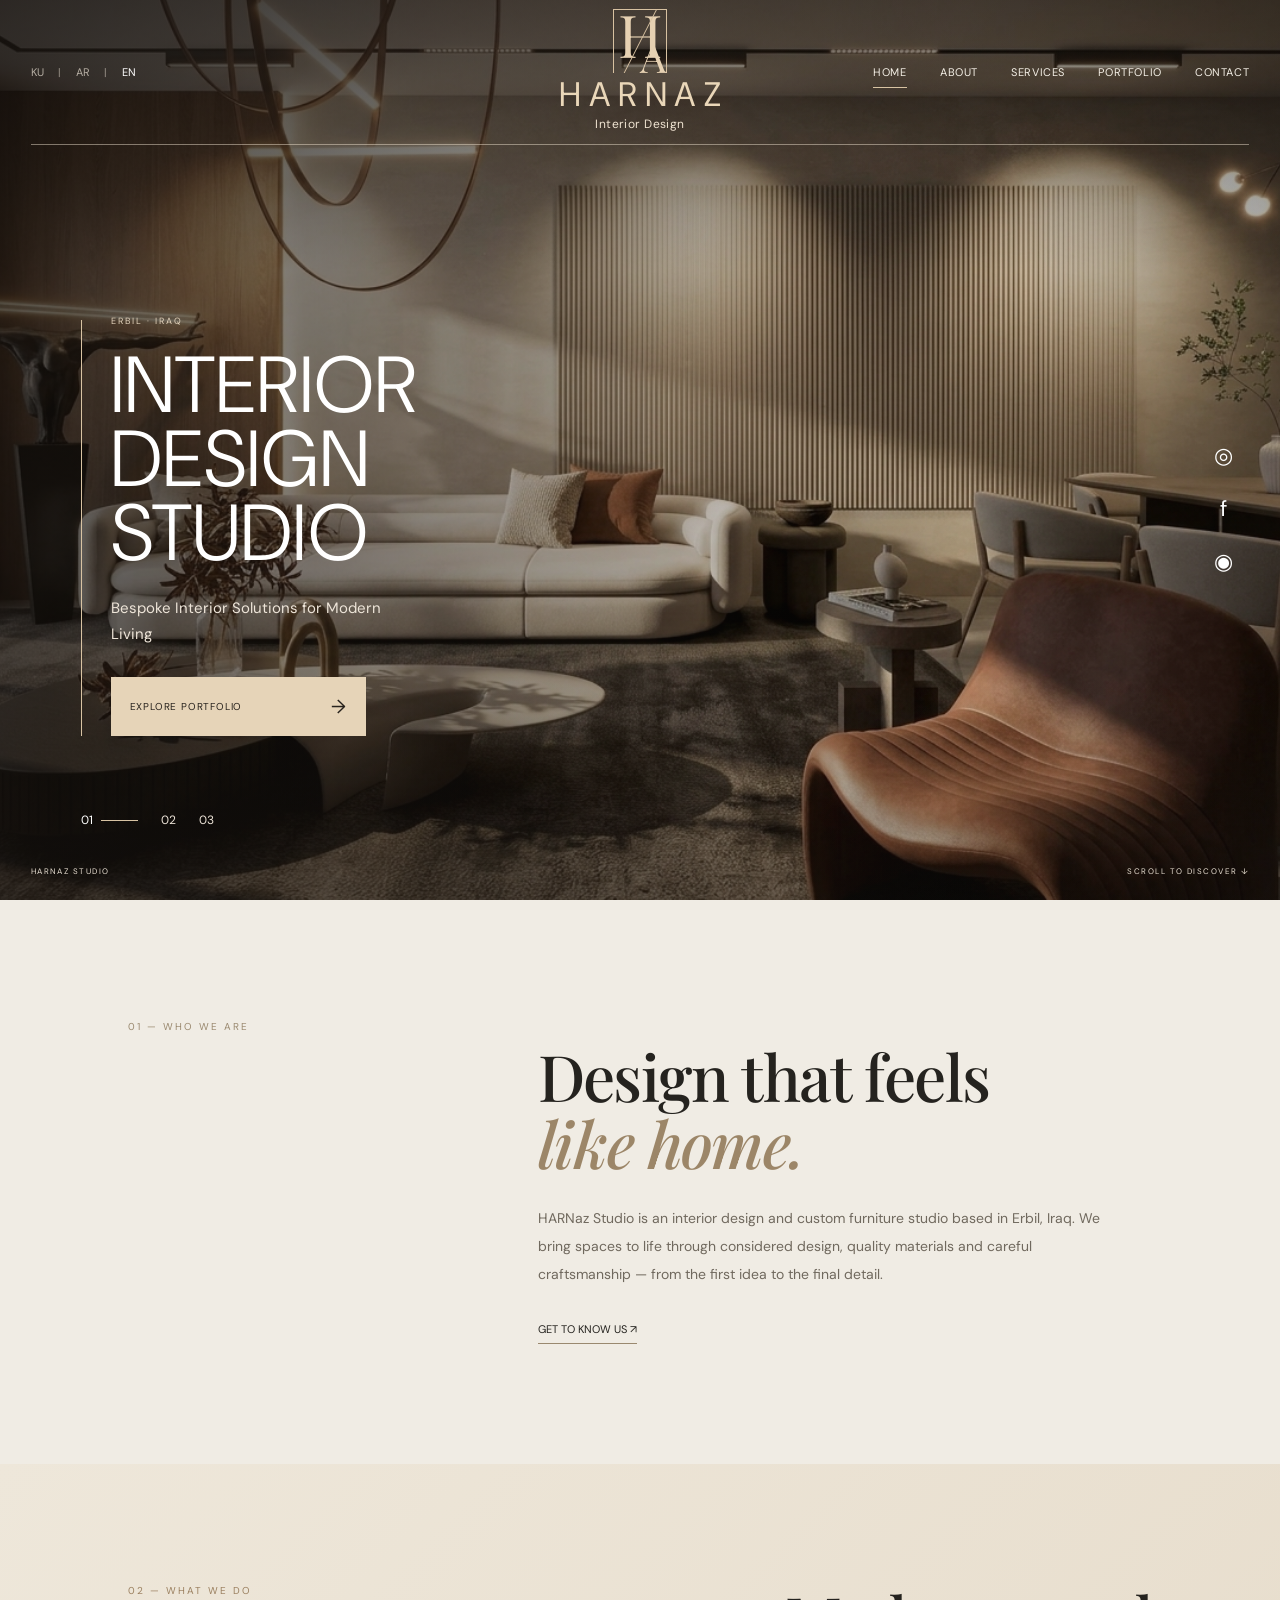
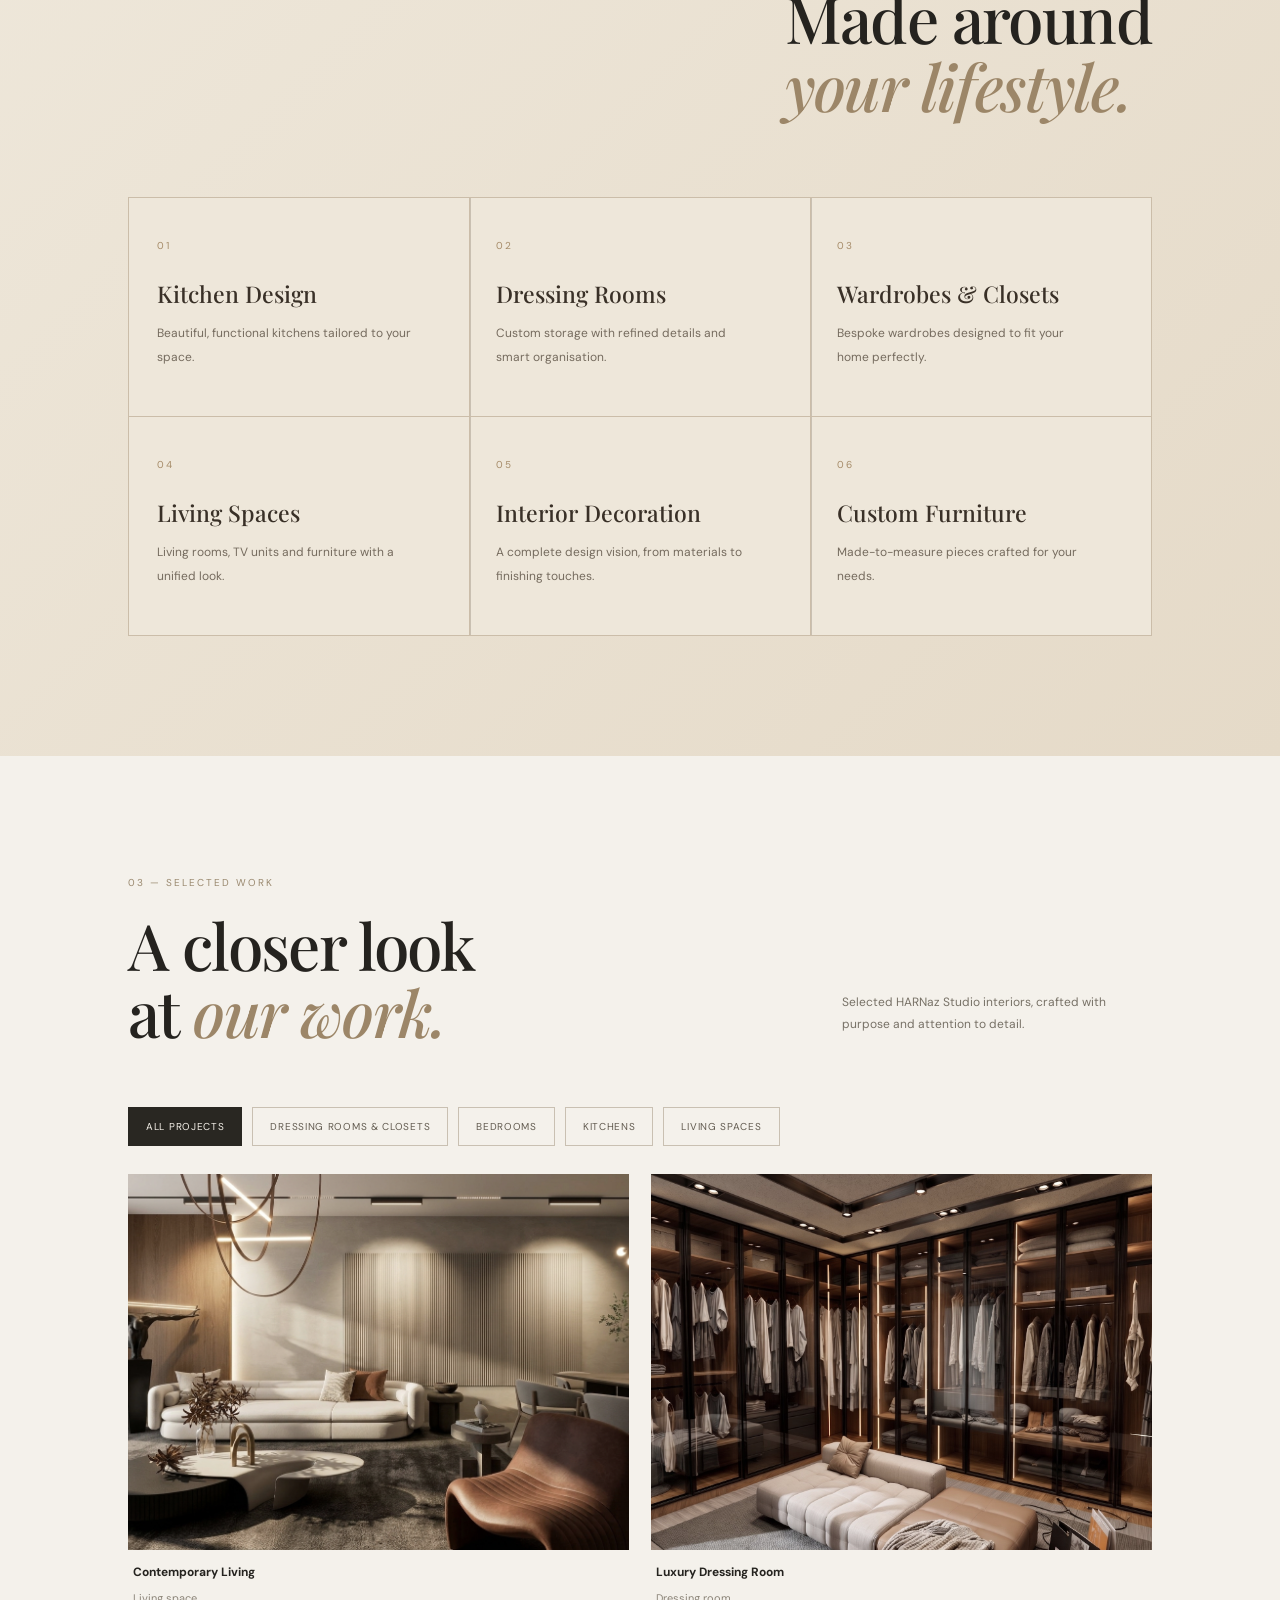
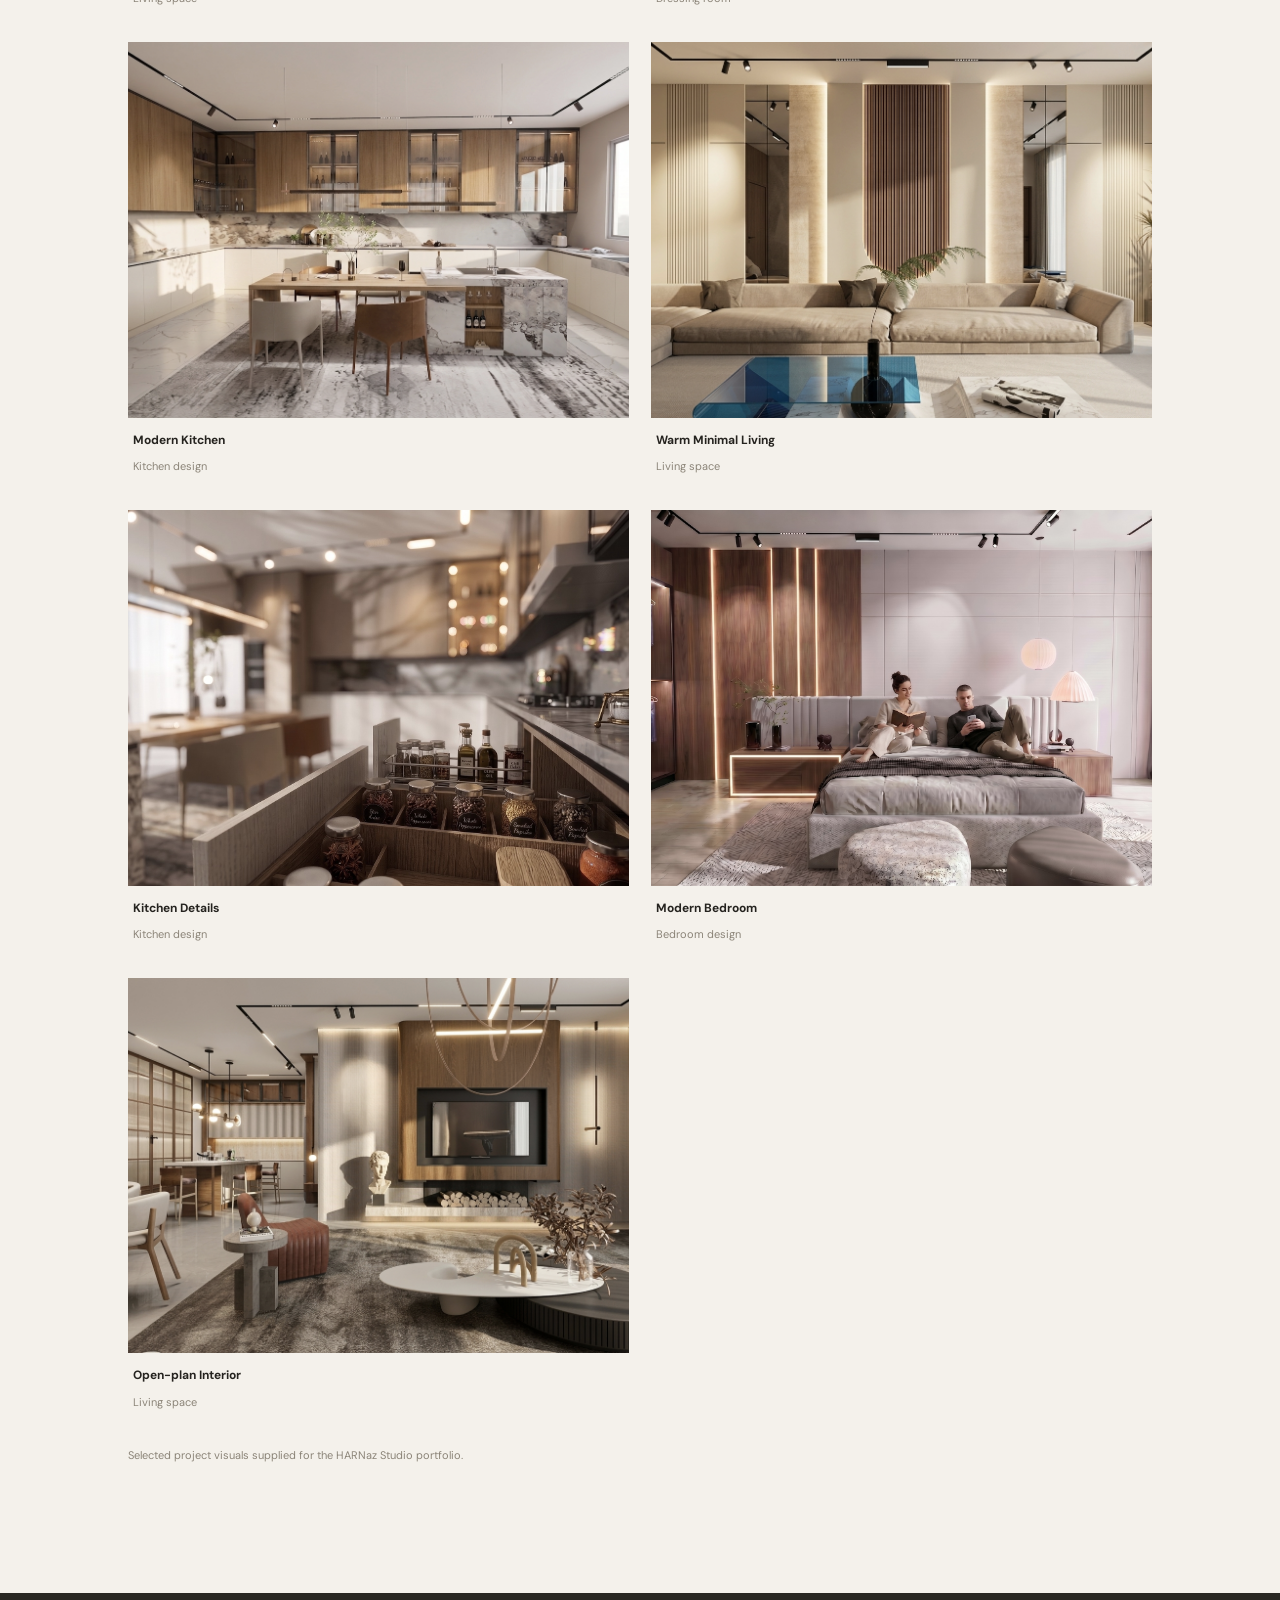
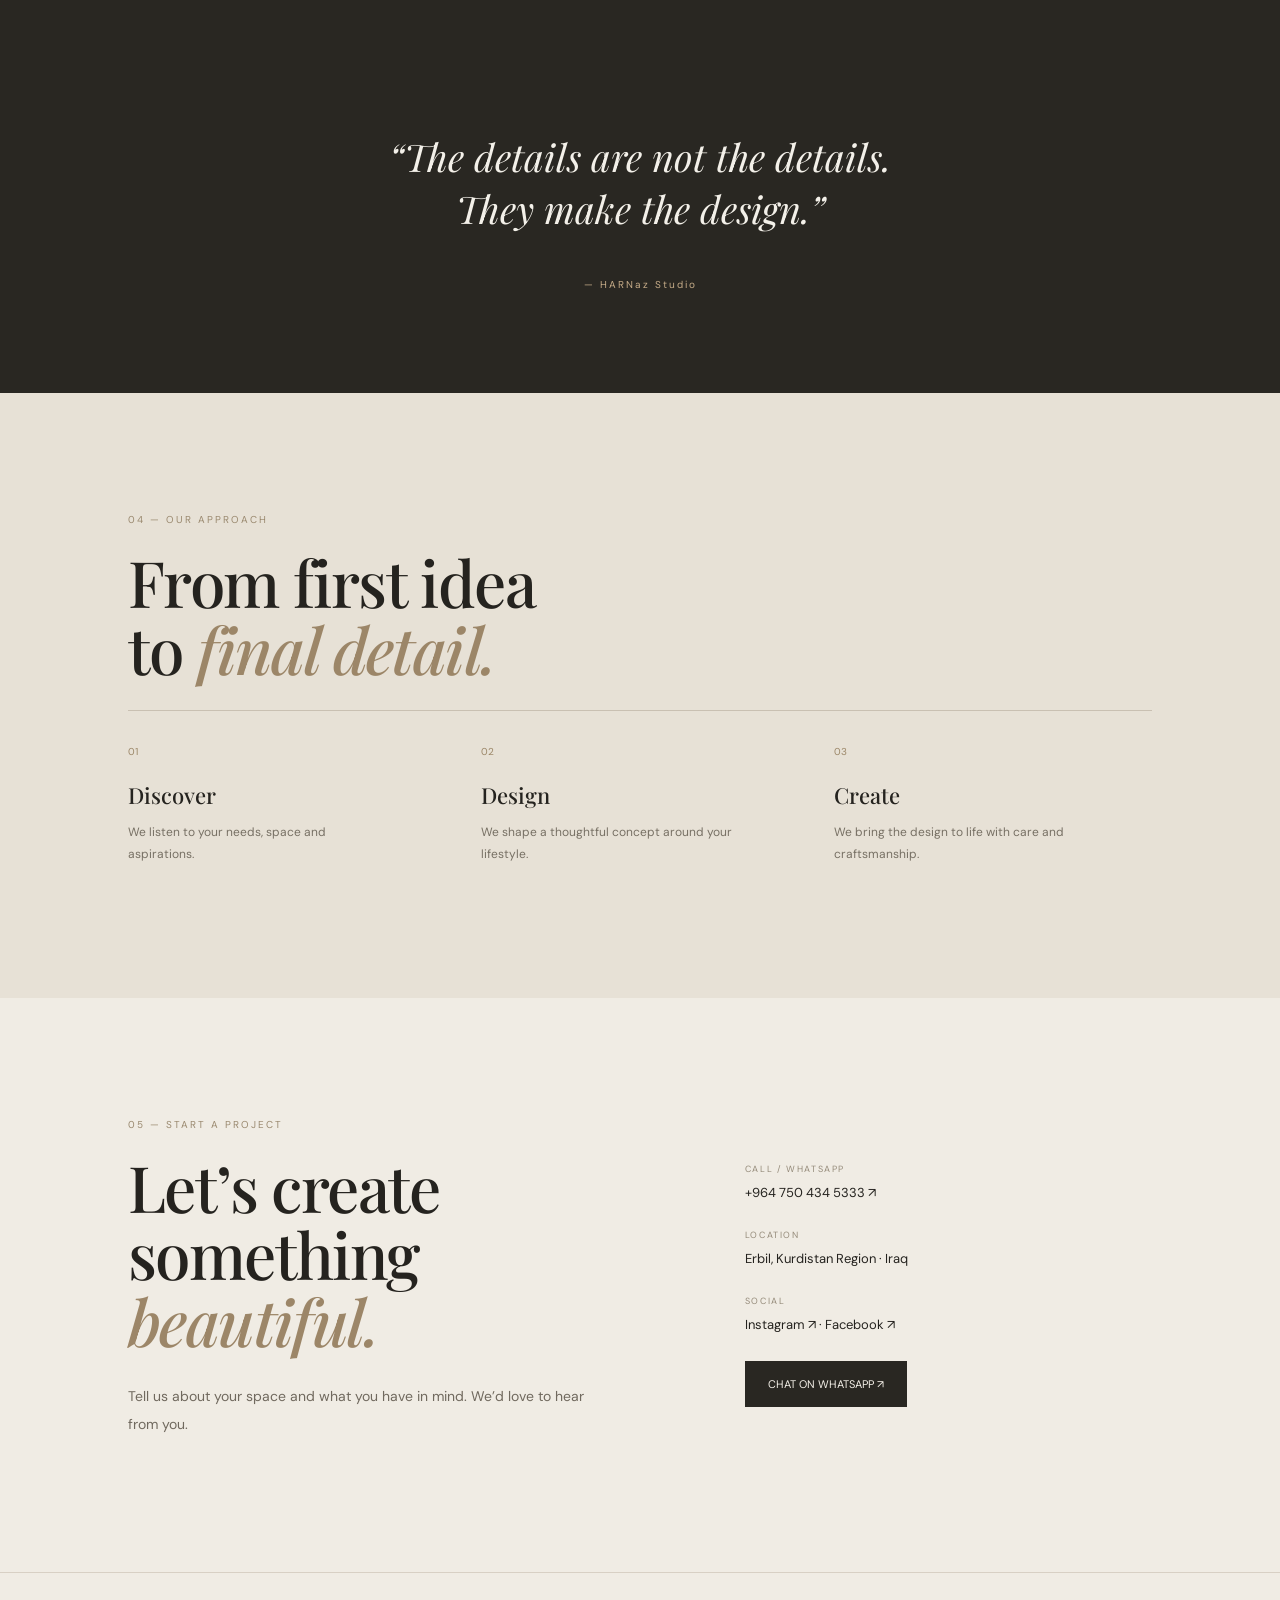
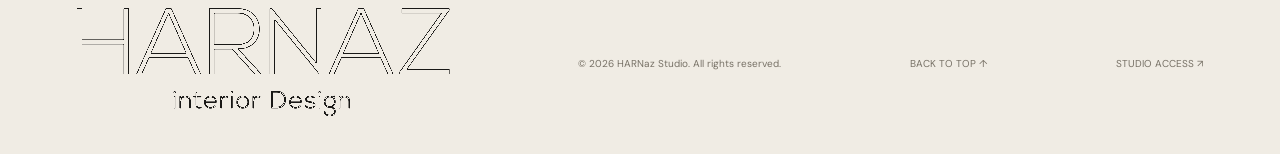
<file: index.html>
<!doctype html>
<html lang="en">
<head>
<meta charset="utf-8"><meta name="viewport" content="width=device-width, initial-scale=1">
<meta name="description" content="HARNaz Studio — Interior design, bespoke kitchens, dressing rooms and custom furniture in Erbil, Iraq.">
<meta name="theme-color" content="#171714">
<title>HARNaz Studio | Interior Design & Custom Furniture</title>
<link rel="preconnect" href="https://fonts.googleapis.com">
<link rel="preconnect" href="https://fonts.gstatic.com" crossorigin>
<link href="https://fonts.googleapis.com/css2?family=DM+Sans:wght@400;500;600;700&family=Playfair+Display:wght@500;600;700&family=Noto+Sans+Arabic:wght@400;500;600;700&display=swap" rel="stylesheet">
<link rel="icon" type="image/png" href="assets/harnaz-monogram.png"><link rel="stylesheet" href="style.css">
</head>
<body>
<main>
<section class="hero" id="home">
  <div class="hero-bg"></div>
  <div class="hero-overlay"></div>
  <div class="hero-topline">
    <div class="language-switch"><button data-lang="ku">KU</button><i>|</i><button data-lang="ar">AR</button><i>|</i><button data-lang="en" class="active">EN</button></div>
    <a class="hero-brand" href="#home" aria-label="HARNaz Studio home">
      <span class="brand-symbol" aria-hidden="true"><span>H</span><i></i><b>A</b></span>
      <span class="brand-name">HARNAZ</span><span class="brand-sub">Interior Design</span>
    </a>
    <button class="menu-toggle" id="menu" aria-label="Open navigation">☰</button>
    <nav class="hero-nav"><a href="#home" data-i18n="navHome">HOME</a><a href="#about" data-i18n="navAbout">ABOUT</a><a href="#services" data-i18n="navServices">SERVICES</a><a href="#projects" data-i18n="navProjects">PORTFOLIO</a><a href="#contact" data-i18n="navContact">CONTACT</a></nav>
  </div>
  <div class="hero-content">
    <div class="hero-title-wrap"><span class="vertical-rule"></span><p class="eyebrow" data-i18n="eyebrow">ERBIL · IRAQ</p><h1 data-i18n="heroTitle">INTERIOR<br>DESIGN<br>STUDIO</h1><p class="hero-description" data-i18n="heroText">Bespoke Interior Solutions for Modern Living</p><a class="hero-button" href="#projects"><span data-i18n="explore">EXPLORE PORTFOLIO</span><b>→</b></a></div>
  </div>
  <div class="hero-social"><a href="https://www.instagram.com/harnaz__studio/" target="_blank" rel="noopener" aria-label="Instagram">◎</a><a href="https://www.facebook.com/profile.php?id=100064149908841" target="_blank" rel="noopener" aria-label="Facebook">f</a><a href="https://wa.me/9647504345333" target="_blank" rel="noopener" aria-label="WhatsApp">◉</a></div>
  <div class="hero-pagination"><span class="current">01</span><i></i><span>02</span><span>03</span></div>
  <div class="hero-bottom"><span>HARNaz Studio</span><span data-i18n="scroll">SCROLL TO DISCOVER ↓</span></div>
</section>
<section class="intro section" id="about"><div class="section-tag" data-i18n="aboutTag">01 — WHO WE ARE</div><div><h2 data-i18n="aboutTitle">Design that feels<br><em>like home.</em></h2><p class="body-copy" data-i18n="aboutText">HARNaz Studio is an interior design and custom furniture studio based in Erbil, Iraq. We bring spaces to life through considered design, quality materials and careful craftsmanship — from the first idea to the final detail.</p><a class="under-link" href="#contact" data-i18n="aboutLink">Get to know us ↗</a></div></section>
<section class="services section" id="services"><div class="section-head"><div class="section-tag" data-i18n="servicesTag">02 — WHAT WE DO</div><h2 data-i18n="servicesTitle">Made around<br><em>your lifestyle.</em></h2></div><div class="service-grid">
<article class="service"><span>01</span><h3 data-i18n="s1">Kitchen Design</h3><p data-i18n="sd1">Beautiful, functional kitchens tailored to your space.</p></article>
<article class="service"><span>02</span><h3 data-i18n="s2">Dressing Rooms</h3><p data-i18n="sd2">Custom storage with refined details and smart organisation.</p></article>
<article class="service"><span>03</span><h3 data-i18n="s3">Wardrobes & Closets</h3><p data-i18n="sd3">Bespoke wardrobes designed to fit your home perfectly.</p></article>
<article class="service"><span>04</span><h3 data-i18n="s4">Living Spaces</h3><p data-i18n="sd4">Living rooms, TV units and furniture with a unified look.</p></article>
<article class="service"><span>05</span><h3 data-i18n="s5">Interior Decoration</h3><p data-i18n="sd5">A complete design vision, from materials to finishing touches.</p></article>
<article class="service"><span>06</span><h3 data-i18n="s6">Custom Furniture</h3><p data-i18n="sd6">Made-to-measure pieces crafted for your needs.</p></article>
</div></section>
<section class="projects section" id="projects"><div class="projects-top"><div><div class="section-tag" data-i18n="projectsTag">03 — SELECTED WORK</div><h2 data-i18n="projectsTitle">A closer look<br>at <em>our work.</em></h2></div><p data-i18n="projectsText">Selected HARNaz Studio interiors, crafted with purpose and attention to detail.</p></div>
<div class="portfolio-filters" role="group" aria-label="Filter portfolio">
<button type="button" class="portfolio-filter active" data-filter="all" data-i18n="filterAll">ALL PROJECTS</button>
<button type="button" class="portfolio-filter" data-filter="closet" data-i18n="filterCloset">DRESSING ROOMS &amp; CLOSETS</button>
<button type="button" class="portfolio-filter" data-filter="bedroom" data-i18n="filterBedroom">BEDROOMS</button>
<button type="button" class="portfolio-filter" data-filter="kitchen" data-i18n="filterKitchen">KITCHENS</button>
<button type="button" class="portfolio-filter" data-filter="living" data-i18n="filterLiving">LIVING SPACES</button>
</div>
<div class="project-grid real-gallery">
<div class="project-card" data-category="living"><a class="project-photo" href="assets/living-room-01.jpg" target="_blank"><img src="assets/living-room-01.jpg" alt="Luxury contemporary living room interior"></a><div class="project-label"><strong data-i18n="p1">Contemporary Living</strong><span data-i18n="catLiving">Living space</span></div></div>
<div class="project-card" data-category="closet"><a class="project-photo" href="assets/dressing-room-01.jpg" target="_blank"><img src="assets/dressing-room-01.jpg" alt="Custom luxury dressing room with glass wardrobes"></a><div class="project-label"><strong data-i18n="p2">Luxury Dressing Room</strong><span data-i18n="catDressing">Dressing room</span></div></div>
<div class="project-card" data-category="kitchen"><a class="project-photo" href="assets/kitchen-01.jpg" target="_blank"><img src="assets/kitchen-01.jpg" alt="Modern bespoke kitchen with marble island"></a><div class="project-label"><strong data-i18n="p3">Modern Kitchen</strong><span data-i18n="catKitchen">Kitchen design</span></div></div>
<div class="project-card" data-category="living"><a class="project-photo" href="assets/living-room-02.jpg" target="_blank"><img src="assets/living-room-02.jpg" alt="Minimal warm-toned living room"></a><div class="project-label"><strong data-i18n="p4">Warm Minimal Living</strong><span data-i18n="catLiving">Living space</span></div></div>
<div class="project-card" data-category="kitchen"><a class="project-photo" href="assets/kitchen-detail-02.jpg" target="_blank"><img src="assets/kitchen-detail-02.jpg" alt="Kitchen cabinetry and organised storage detail"></a><div class="project-label"><strong data-i18n="p5">Kitchen Details</strong><span data-i18n="catKitchen">Kitchen design</span></div></div>
<div class="project-card" data-category="bedroom"><a class="project-photo" href="assets/bedroom-01.jpg" target="_blank"><img src="assets/bedroom-01.jpg" alt="Modern bedroom with custom wood joinery"></a><div class="project-label"><strong data-i18n="p6">Modern Bedroom</strong><span data-i18n="catBedroom">Bedroom design</span></div></div>
<div class="project-card" data-category="living"><a class="project-photo" href="assets/living-dining-03.jpg" target="_blank"><img src="assets/living-dining-03.jpg" alt="Open-plan living and dining interior"></a><div class="project-label"><strong data-i18n="p7">Open-plan Interior</strong><span data-i18n="catLiving">Living space</span></div></div>
</div>
<p class="hint" data-i18n="photoHint">Selected project visuals supplied for the HARNaz Studio portfolio.</p>
</section>
<section class="statement"><p data-i18n="statement">“The details are not the details.<br>They make the design.”</p><span>— HARNaz Studio</span></section>
<section class="process section" id="process"><div class="section-tag" data-i18n="processTag">05 — OUR APPROACH</div><h2 data-i18n="processTitle">From first idea<br>to <em>final detail.</em></h2><div class="process-grid"><div><span>01</span><h3 data-i18n="step1">Discover</h3><p data-i18n="stepd1">We listen to your needs, space and aspirations.</p></div><div><span>02</span><h3 data-i18n="step2">Design</h3><p data-i18n="stepd2">We shape a thoughtful concept around your lifestyle.</p></div><div><span>03</span><h3 data-i18n="step3">Create</h3><p data-i18n="stepd3">We bring the design to life with care and craftsmanship.</p></div></div></section>
<section class="contact section" id="contact"><div><div class="section-tag" data-i18n="contactTag">04 — START A PROJECT</div><h2 data-i18n="contactTitle">Let’s create<br>something <em>beautiful.</em></h2><p class="body-copy" data-i18n="contactText">Tell us about your space and what you have in mind. We’d love to hear from you.</p></div><div class="contact-details"><div><small data-i18n="callUs">CALL / WHATSAPP</small><a href="https://wa.me/9647504345333" target="_blank" rel="noopener">+964 750 434 5333 ↗</a></div><div><small data-i18n="location">LOCATION</small><span>Erbil, Kurdistan Region · Iraq</span></div><div><small data-i18n="social">SOCIAL</small><span><a href="https://www.instagram.com/harnaz__studio/" target="_blank" rel="noopener">Instagram ↗</a> · <a href="https://www.facebook.com/profile.php?id=100064149908841" target="_blank" rel="noopener">Facebook ↗</a></span></div><a class="button dark" href="https://wa.me/9647504345333?text=Hello%20HARNaz%20Studio%2C%20I%27d%20like%20to%20discuss%20a%20project." target="_blank" rel="noopener" data-i18n="whatsapp">Chat on WhatsApp ↗</a></div></section>
</main>
<footer><a class="brand footer-brand brand-image" href="#home"><img src="assets/harnaz-wordmark.png" alt="HARNaz Interior Design"></a><span>© <span id="year"></span> HARNaz Studio. <span data-i18n="rights">All rights reserved.</span></span><a href="#home" data-i18n="top">Back to top ↑</a><a class="admin-access" href="admin.html">STUDIO ACCESS ↗</a></footer>
<script src="script.js"></script>
<script type="module" src="portfolio.js"></script>
</body></html>
</file>
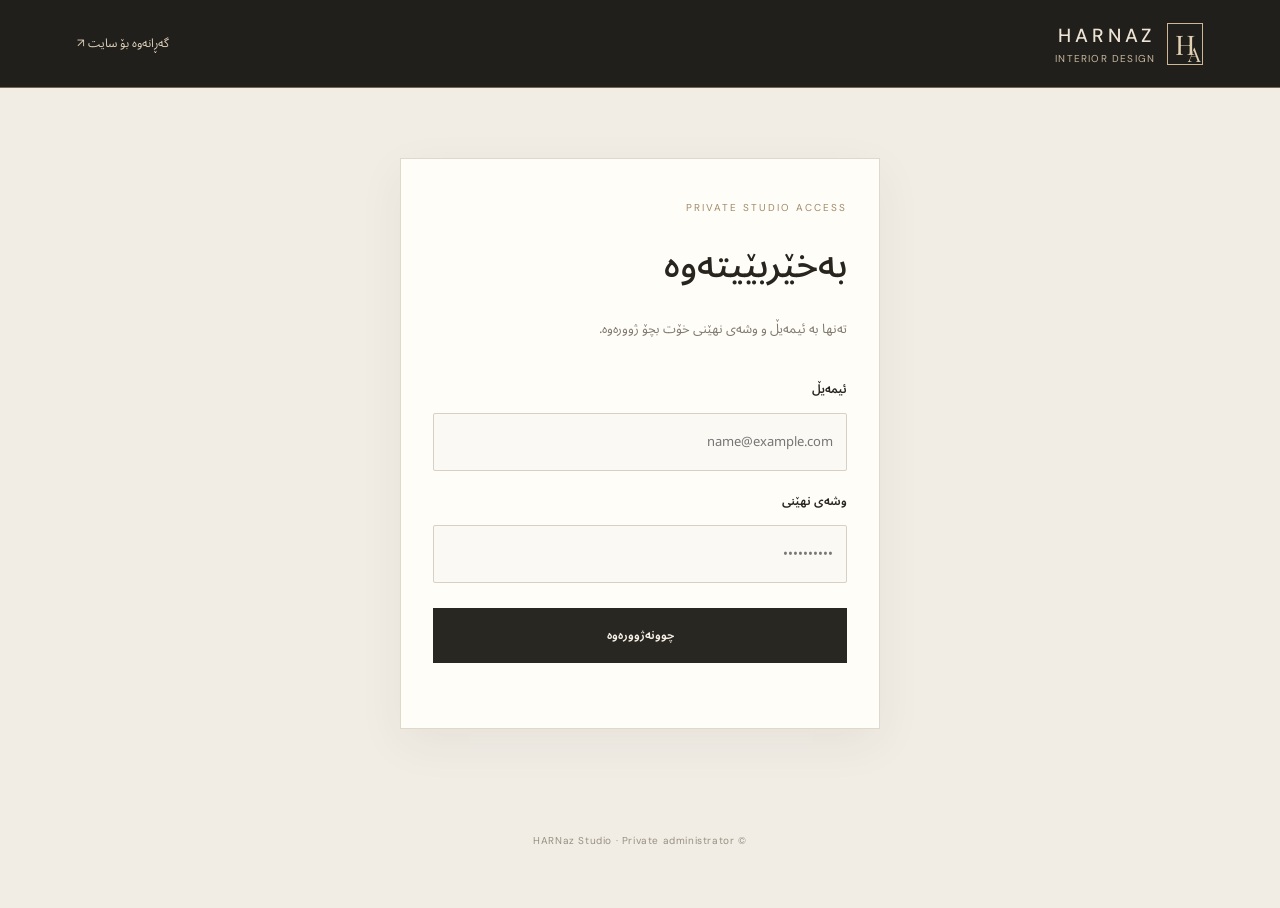
<file: admin.html>
<!doctype html>
<html lang="ku" dir="rtl">
<head>
<meta charset="utf-8"><meta name="viewport" content="width=device-width, initial-scale=1">
<meta name="theme-color" content="#171714">
<title>HARNaz Studio | بەڕێوەبردنی سایت</title>
<link rel="preconnect" href="https://fonts.googleapis.com"><link rel="preconnect" href="https://fonts.gstatic.com" crossorigin>
<link href="https://fonts.googleapis.com/css2?family=DM+Sans:wght@400;500;600;700&family=Playfair+Display:wght@500;600&family=Noto+Sans+Arabic:wght@400;500;600;700&display=swap" rel="stylesheet">
<link rel="icon" type="image/png" href="assets/harnaz-monogram.png"><link rel="stylesheet" href="admin.css">
</head>
<body>
<header class="topbar"><a class="brand" href="index.html"><span class="mark">H<span>A</span></span><span><b>HARNAZ</b><small>INTERIOR DESIGN</small></span></a><a class="back" href="index.html">گەڕانەوە بۆ سایت ↗</a></header>
<main class="shell">
  <section id="setup-warning" class="notice hidden">هێشتا پەیوەندی Supabase ڕێکنەخراوە. تکایە ڕێنمایی فایلەکەی README بخوێنەوە و supabase-config.js پڕبکەرەوە.</section>
  <section id="login-panel" class="panel login-panel">
    <p class="eyebrow">PRIVATE STUDIO ACCESS</p><h1>بەخێربێیتەوە</h1><p class="muted">تەنها بە ئیمەیڵ و وشەی نهێنی خۆت بچۆ ژوورەوە.</p>
    <form id="login-form">
      <label for="email">ئیمەیڵ</label><input id="email" type="email" autocomplete="username" required placeholder="name@example.com">
      <label for="password">وشەی نهێنی</label><input id="password" type="password" autocomplete="current-password" required placeholder="••••••••••">
      <button class="primary" type="submit">چوونەژوورەوە</button><p id="login-message" class="message" role="status"></p>
    </form>
  </section>
  <section id="dashboard" class="hidden">
    <div class="welcome"><div><p class="eyebrow">HARNaz Studio / ADMIN</p><h1>بەڕێوەبردنی پۆرتفۆلیۆ</h1><p class="muted">وێنەی پڕۆژە نوێکان زیاد بکە؛ بە خۆکار لە سایتەکەدا دەردەکەون.</p></div><button id="logout" class="logout">دەرچوون</button></div>
    <div class="panel upload-panel"><h2>زیادکردنی وێنەی نوێ</h2><form id="upload-form">
      <label for="title">ناوی پڕۆژە</label><input id="title" type="text" maxlength="90" required placeholder="بۆ نموونە: Luxury Dressing Room">
      <label for="category">جۆری پڕۆژە</label><select id="category" required><option value="">جۆرێک هەڵبژێرە</option><option>Kitchen Design</option><option>Dressing Room</option><option>Wardrobe & Closet</option><option>Living Space</option><option>Bedroom Design</option><option>Interior Decoration</option><option>Custom Furniture</option></select>
      <label for="image-file">وێنەی پڕۆژە</label><input id="image-file" type="file" accept="image/jpeg,image/png,image/webp,image/avif" required><small class="helper">JPG، PNG، WEBP یان AVIF — تا 10MB</small>
      <button class="primary" id="upload-button" type="submit">بارکردن و زیادکردنی وێنە</button><p id="upload-message" class="message" role="status"></p>
    </form></div>
    <div class="list-head"><h2>وێنە زیادکراوەکان</h2><span id="item-count">0 وێنە</span></div>
    <div id="items" class="items-grid"></div>
  </section>
  <footer>© <span id="year"></span> HARNaz Studio · Private administrator</footer>
</main>
<script type="module" src="admin.js"></script>
</body></html>
</file>
<file: style.css>
*{box-sizing:border-box}html{scroll-behavior:smooth}body{margin:0;background:#f0ece4;color:#25231f;font-family:"DM Sans",sans-serif}a{color:inherit;text-decoration:none}button{font:inherit}
.hero{height:100vh;min-height:690px;max-height:1000px;position:relative;overflow:hidden;background:#29231e;color:#f5f0e7}
.hero-bg{position:absolute;inset:0;background:url("assets/living-room-01.jpg") center 54%/cover no-repeat;transform:scale(1.015)}
.hero-overlay{position:absolute;inset:0;background:linear-gradient(90deg,rgba(20,16,13,.73) 0%,rgba(25,20,16,.38) 42%,rgba(24,19,15,.13) 75%,rgba(20,16,13,.3) 100%),linear-gradient(180deg,rgba(20,17,14,.52),transparent 30%,transparent 75%,rgba(20,17,14,.35))}
.hero-topline{position:absolute;z-index:4;top:0;left:0;right:0;height:145px;margin:0 2.4%;display:grid;grid-template-columns:1fr 1fr 1fr;align-items:center;border-bottom:1px solid rgba(238,226,208,.48)}
.language-switch{display:flex;align-items:center;gap:14px;color:#e8dfd2;font-size:11px;letter-spacing:.08em}
.language-switch button{border:0;background:none;color:inherit;padding:5px 0;cursor:pointer;opacity:.72}
.language-switch button.active{opacity:1;color:#fff}
.language-switch i{font-style:normal;opacity:.55}
.hero-brand{display:flex;align-items:center;justify-content:center;flex-direction:column;color:#ead7b9;line-height:1}
.brand-symbol{height:64px;width:54px;position:relative;display:block;margin-bottom:5px;border-left:1.5px solid #d7c1a1;border-right:1.5px solid #d7c1a1}
.brand-symbol:before{content:"";position:absolute;left:0;right:0;top:0;height:1px;background:#d7c1a1}
.brand-symbol span{position:absolute;left:4px;top:-5px;font:300 59px/1 "Playfair Display",serif;color:#e6d1b2}
.brand-symbol i{position:absolute;left:26px;top:0;height:64px;width:1px;background:#d7c1a1;transform:skew(-27deg)}
.brand-symbol b{position:absolute;right:0;bottom:-4px;font:300 42px/1 "Playfair Display",serif;color:#e6d1b2}
.brand-name{font:400 34px/1 "DM Sans",sans-serif;letter-spacing:.22em;padding-left:.22em}
.brand-sub{font:400 12px/1.6 "DM Sans",sans-serif;letter-spacing:.035em;color:#f0e4d2;margin-top:3px}
.hero-nav{display:flex;justify-content:flex-end;gap:clamp(15px,2.6vw,43px);align-items:center}
.hero-nav a{font-size:11px;letter-spacing:.055em;color:#f5f0e7;position:relative;padding:9px 0}
.hero-nav a:first-child:after{content:"";height:1px;background:#d8c3a3;position:absolute;bottom:0;left:0;right:0}
.hero-nav a:hover{color:#d8c3a3}
.menu-toggle{display:none}
.hero-content{position:absolute;z-index:2;left:6.3%;top:35%;display:flex;align-items:stretch}
.hero-title-wrap{position:relative;padding-left:30px;max-width:440px}
.vertical-rule{position:absolute;left:0;top:5px;bottom:0;width:1px;background:#d8c3a3}
.eyebrow{font-size:9px;letter-spacing:.23em;color:#e4d4bd;margin:0 0 22px}
.hero h1{font:300 clamp(58px,6.2vw,94px)/.93 "DM Sans",sans-serif;letter-spacing:.015em;margin:0;color:#fff}
.hero-description{font-size:15px;line-height:1.7;color:#eee5d9;max-width:300px;margin:26px 0 30px}
.hero-button{width:255px;background:#e6d4b8;color:#27221d;display:flex;align-items:center;justify-content:space-between;padding:17px 19px;font-size:10px;letter-spacing:.08em;transition:background .25s}
.hero-button:hover{background:#f4e8d6}.hero-button b{font-size:19px;font-weight:400}
.hero-social{position:absolute;z-index:3;right:3.7%;top:49%;display:flex;flex-direction:column;gap:24px;align-items:center;color:#fff;font-size:22px}
.hero-social a:hover{color:#d8c3a3}
.hero-pagination{position:absolute;left:6.3%;bottom:8%;display:flex;align-items:center;gap:23px;color:#eee5d9;font-size:12px}
.hero-pagination .current{color:#fff}.hero-pagination i{width:37px;height:1px;background:#d8c3a3;margin-left:-15px}
.hero-bottom{position:absolute;z-index:2;bottom:24px;left:2.4%;right:2.4%;display:flex;justify-content:space-between;color:#e8dfd2;font-size:8px;letter-spacing:.18em;text-transform:uppercase}
.section{padding:120px 10vw}.section-tag{font-size:10px;letter-spacing:.2em;color:#9a896f}.section h2{font:500 clamp(42px,5vw,68px)/1.05 "Playfair Display",serif;margin:22px 0 28px;letter-spacing:-.025em}.section h2 em{font-weight:500;color:#9c8668}
.intro{display:grid;grid-template-columns:1fr 2fr;gap:8vw;background:#f0ece4}.body-copy{font-size:14px;line-height:2;color:#70695e;max-width:590px}.under-link{display:inline-block;font-size:11px;border-bottom:1px solid #9a896f;padding-bottom:7px;margin-top:20px}
.services{background:#e6e0d5}.section-head{display:flex;justify-content:space-between;align-items:flex-start}.section-head h2{margin-top:0}.service-grid{display:grid;grid-template-columns:repeat(3,1fr);border-top:1px solid #c9c0b2;margin-top:45px}.service{padding:28px 25px 30px 0;border-bottom:1px solid #c9c0b2;min-height:170px}.service:nth-child(3n+2),.service:nth-child(3n+3){padding-left:25px;border-left:1px solid #c9c0b2}.service>span,.process-grid>div>span{font-size:10px;color:#9b8667}.service h3,.process-grid h3{font:500 22px "Playfair Display",serif;margin:20px 0 9px}.service p,.process-grid p{font-size:12px;color:#777064;line-height:1.8;max-width:260px}
.projects{background:#f4f1eb}.projects-top{display:flex;justify-content:space-between;align-items:end}.projects-top p{font-size:12px;color:#777166;line-height:1.8;max-width:310px;margin-bottom:38px}

.project-grid {
  display: grid;
  grid-template-columns: repeat(2, minmax(0, 1fr));
  gap: 30px;
  align-items: stretch;
}

.project-card {
  min-width: 0;
  display: flex;
  flex-direction: column;
}

.project-photo {
  display: block;
  width: 100%;
  aspect-ratio: 4 / 3;
  overflow: hidden;
  background: #e8dfd0;
}

.project-photo img {
  display: block;
  width: 100%;
  height: 100%;
  object-fit: cover;
  transition: transform .7s cubic-bezier(.2,.7,.2,1);
  filter: saturate(.88);
}

.project-photo:hover img {
  transform: scale(1.045);
}

.project-label {
  display: flex;
  justify-content: space-between;
  align-items: center;
  gap: 12px;
  min-height: 58px;
  padding: 14px 2px;
  font-size: 12px;
}

.project-label span,
.hint {
  color: #8b8478;
  font-size: 11px;
}

.hint {
  margin-top: 25px;
}

@media (max-width: 600px) {
  .project-grid {
    grid-template-columns: 1fr;
    gap: 20px;
  }
}

.statement{padding:100px 10vw;text-align:center;background:#292722;color:#f3f0e9}.statement p{font:italic 38px/1.35 "Playfair Display",serif}.statement span{font-size:10px;letter-spacing:.2em;color:#c7ad89}
.process{background:#e7e1d6}.process-grid{display:grid;grid-template-columns:repeat(3,1fr);gap:35px;border-top:1px solid #c9c0b2;padding-top:28px}.process-grid>div{padding-right:20px}
.contact{display:grid;grid-template-columns:1.2fr 1fr;gap:10vw;background:#f0ece4}.contact-details{align-self:center;display:flex;flex-direction:column;gap:28px}.contact-details div{display:flex;flex-direction:column;gap:9px}.contact-details small{font-size:9px;letter-spacing:.18em;color:#948a79}.contact-details a:not(.button),.contact-details span{font-size:13px}.button.dark{background:#292722;color:#f5f1e9;width:max-content;padding:16px 23px;font-size:11px}
footer{padding:35px 6vw;display:flex;align-items:center;justify-content:space-between;border-top:1px solid #d8d0c4;background:#f0ece4;font-size:10px;color:#777166}
body[dir=rtl]{font-family:"Noto Sans Arabic","DM Sans",sans-serif}body[dir=rtl] .hero-content{left:auto;right:6.3%}body[dir=rtl] .hero-title-wrap{padding-left:0;padding-right:30px}body[dir=rtl] .vertical-rule{left:auto;right:0}body[dir=rtl] .hero-description{text-align:right}body[dir=rtl] .hero-social{right:auto;left:3.7%}body[dir=rtl] .hero-pagination{left:auto;right:6.3%}body[dir=rtl] .hero-topline{direction:ltr}body[dir=rtl] .hero-nav{direction:rtl}body[dir=rtl] .intro,body[dir=rtl] .contact{direction:rtl}body[dir=rtl] .section{text-align:right}
@media(max-width:900px){.hero-topline{height:118px;grid-template-columns:1fr 1fr 1fr}.hero-nav{gap:13px}.hero-nav a{font-size:9px}.brand-symbol{height:50px;width:45px}.brand-symbol span{font-size:48px}.brand-symbol i{height:50px;left:22px}.brand-symbol b{font-size:34px}.brand-name{font-size:27px}.hero-content{top:36%}.hero h1{font-size:clamp(52px,8vw,75px)}}
@media(max-width:700px){.hero{min-height:760px;height:100svh}.hero-bg{background-position:58% center}.hero-overlay{background:linear-gradient(90deg,rgba(20,16,13,.72),rgba(20,16,13,.25)),linear-gradient(180deg,rgba(20,17,14,.55),transparent 45%,rgba(20,17,14,.4))}.hero-topline{height:100px;margin:0 5%;grid-template-columns:1fr auto 1fr}.language-switch{gap:8px;font-size:9px}.brand-symbol{height:39px;width:34px}.brand-symbol span{font-size:38px;left:2px}.brand-symbol i{height:39px;left:17px}.brand-symbol b{font-size:27px}.brand-name{font-size:21px}.brand-sub{font-size:9px}.hero-nav{display:none;position:absolute;top:100px;left:0;right:0;padding:23px;background:rgba(34,29,24,.96);flex-direction:column;align-items:flex-start}.hero-nav.open{display:flex}.menu-toggle{display:block;justify-self:end;background:none;border:0;color:#fff;font-size:24px;cursor:pointer}.hero-content{left:7%;top:34%}.hero-title-wrap{padding-left:19px}.hero h1{font-size:clamp(48px,12vw,68px)}.hero-description{font-size:13px;max-width:245px}.hero-button{width:220px;padding:15px}.hero-social{right:5%;top:auto;bottom:15%;gap:17px;font-size:19px}.hero-pagination{left:7%;bottom:8%}.hero-bottom{left:5%;right:5%;font-size:7px}.section{padding:78px 7vw}.intro,.contact{grid-template-columns:1fr;gap:30px}.section-head,.projects-top{display:block}.service-grid{grid-template-columns:1fr 1fr}.service:nth-child(odd){padding-left:0;border-left:0}.service:nth-child(even){padding-left:20px;border-left:1px solid #c9c0b2}.project-grid{grid-template-columns:1fr 1fr;gap:15px}.project-photo{aspect-ratio:4/3}.project-label{flex-direction:column;gap:5px}.statement{padding:75px 7vw}.statement p{font-size:29px}.process-grid{grid-template-columns:1fr;gap:18px}.process-grid>div{border-bottom:1px solid #c9c0b2;padding-bottom:18px}footer{padding:28px 6vw;gap:18px;flex-wrap:wrap}}
@media(max-width:430px){.service-grid,.project-grid{grid-template-columns:1fr}.service:nth-child(even){padding-left:0;border-left:0}.hero h1{font-size:48px}.hero-social{bottom:13%}.hero-description{max-width:220px}}

/* Header cleanup: the hero navigation is the single site header. */
body > main { margin-top: 0; }
.hero { margin-top: 0; }

/* Portfolio category filters */
.portfolio-filters{display:flex;flex-wrap:wrap;gap:10px;margin:34px 0 28px}
.portfolio-filter{border:1px solid #c9c0b2;background:transparent;color:#625b50;padding:12px 17px;font-size:10px;letter-spacing:.07em;cursor:pointer;transition:all .2s}
.portfolio-filter:hover,.portfolio-filter.active{background:#292722;border-color:#292722;color:#f5f1e9}
.real-gallery .project-card[hidden]{display:none!important}
@media(max-width:700px){.portfolio-filters{gap:8px;margin:25px 0 20px}.portfolio-filter{font-size:9px;padding:10px 12px}}
/* HARNaz Portfolio Layout Refinement */
.project-grid {
  display: grid;
  grid-template-columns: repeat(2, minmax(0, 1fr));
  gap: 22px;
  align-items: start;
}

.project-card {
  width: 100%;
  min-width: 0;
}

.project-photo {
  width: 100%;
  aspect-ratio: 4 / 3;
  overflow: hidden;
}

.project-photo img {
  width: 100%;
  height: 100%;
  object-fit: cover;
}

.project-label {
  display: flex;
  flex-direction: column;
  align-items: flex-start;
  justify-content: center;
  text-align: right;
  gap: 7px;
  min-height: 65px;
  padding: 12px 5px;
  line-height: 1.7;
}

body[dir="rtl"] .project-label {
  align-items: flex-start;
  text-align: right;
}

@media (max-width: 600px) {
  .project-grid {
    grid-template-columns: 1fr;
    gap: 20px;
  }
}

/* HARNaz Studio - Luxury Services Design */

.services {
  background: linear-gradient(135deg, #eee7da, #e5dac8);
  position: relative;
}

.services .section-tag {
  color: #9b8060;
}

.service-grid {
  grid-template-columns: repeat(3, minmax(0, 1fr));
  gap: 1px;
  border: 1px solid #cbbda9;
  background: #cbbda9;
  margin-top: 50px;
}

.service {
  background: #eee7da;
  padding: 35px 28px;
  min-height: 205px;
  border: 0;
  transition: background .3s ease, transform .3s ease;
}

.service:hover {
  background: #f8f4ed;
  transform: translateY(-4px);
}

.service h3 {
  color: #393027;
  font-size: 23px;
  margin: 24px 0 12px;
}

.service p {
  color: #756b5e;
  line-height: 2;
}

.service > span {
  color: #a58b68;
  letter-spacing: .15em;
}

body[dir="rtl"] .services {
  direction: rtl;
  text-align: right;
}

body[dir="rtl"] .service {
  text-align: right;
}

@media (max-width: 700px) {
  .service-grid {
    grid-template-columns: repeat(2, minmax(0, 1fr));
  }

  .service {
    padding: 25px 18px;
    min-height: 180px;
  }
}

@media (max-width: 430px) {
  .service-grid {
    grid-template-columns: 1fr;
  }
}
</file>
<file: admin.css>
*{box-sizing:border-box}body{margin:0;background:#f1ede5;color:#28251f;font-family:"Noto Sans Arabic","DM Sans",sans-serif}.topbar{height:88px;padding:0 6vw;display:flex;align-items:center;justify-content:space-between;background:#211f1b;color:#eee4d5;border-bottom:1px solid #756753}.brand{display:flex;align-items:center;gap:12px;color:inherit;text-decoration:none}.brand b{display:block;letter-spacing:.2em;font:500 19px "DM Sans",sans-serif}.brand small{display:block;font:10px "DM Sans",sans-serif;letter-spacing:.12em;margin-top:4px;color:#c8b99f}.mark{width:36px;height:42px;border:1px solid #cdb893;display:grid;place-items:center;position:relative;font:27px "Playfair Display",serif;color:#e2d0b3}.mark span{position:absolute;font:20px "Playfair Display",serif;right:1px;bottom:-3px}.back{color:#ddcfb8;text-decoration:none;font-size:12px}.shell{width:min(100% - 36px,980px);margin:58px auto 30px;min-height:calc(100vh - 180px)}.panel{background:#fffdf8;border:1px solid #e0d8cb;padding:32px;box-shadow:0 14px 45px rgba(52,43,30,.06)}.login-panel{width:min(100%,480px);margin:70px auto}.eyebrow{font:10px "DM Sans",sans-serif;letter-spacing:.2em;color:#a18a68}.login-panel h1,.welcome h1{font:500 37px "Playfair Display","Noto Sans Arabic",serif;margin:12px 0}.muted{color:#817a70;font-size:13px;line-height:1.9}.login-panel form,.upload-panel form{display:grid;gap:11px;margin-top:28px}label{font-size:12px;font-weight:600;margin-top:7px}input,select{width:100%;padding:14px 13px;background:#fbf9f4;border:1px solid #d8d0c4;border-radius:2px;color:#302c25;font:inherit;font-size:13px;outline:none}input:focus,select:focus{border-color:#a48b66}.primary{border:0;background:#292722;color:#f7f1e7;padding:15px 18px;margin-top:14px;font:inherit;font-size:12px;font-weight:600;cursor:pointer;transition:.2s}.primary:hover{background:#6f5b40}.primary:disabled{opacity:.55;cursor:wait}.message{font-size:12px;color:#76674f;min-height:18px;margin:4px 0 0}.hidden{display:none!important}.notice{padding:18px;margin-bottom:20px;border:1px solid #d5b98b;background:#faf3e7;color:#674e2d;font-size:13px;line-height:1.9}.welcome{display:flex;justify-content:space-between;align-items:center;gap:25px;margin-bottom:28px}.welcome h1{margin:9px 0}.logout{border:1px solid #b6aa98;background:transparent;padding:11px 18px;color:#544b3e;cursor:pointer}.upload-panel h2,.list-head h2{font:500 24px "Playfair Display","Noto Sans Arabic",serif;margin:0}.helper{color:#92897c;font-size:11px}.list-head{display:flex;justify-content:space-between;align-items:center;margin:42px 0 18px}.list-head span{color:#8c806e;font-size:12px}.items-grid{display:grid;grid-template-columns:repeat(3,minmax(0,1fr));gap:18px}.item-card{background:#fffdf8;border:1px solid #e0d8cb;min-width:0}.item-card img{display:block;width:100%;height:185px;object-fit:cover;background:#e6e0d5}.item-info{padding:13px}.item-info strong{display:block;font-size:13px;margin-bottom:5px}.item-info span{display:block;color:#8b806f;font-size:11px}.delete{width:100%;margin-top:13px;padding:9px;border:1px solid #c9b7a1;background:transparent;color:#805e4b;cursor:pointer;font:inherit;font-size:12px}.empty{border:1px dashed #c9bda9;padding:26px;text-align:center;color:#8c8376;font-size:13px;grid-column:1/-1}footer{text-align:center;padding:35px 0 10px;color:#978f82;font:10px "DM Sans",sans-serif;letter-spacing:.06em}@media(max-width:650px){.topbar{height:75px;padding:0 18px}.shell{margin:32px auto}.login-panel{margin:35px auto;padding:24px}.panel{padding:23px}.welcome{align-items:flex-start}.welcome h1{font-size:29px}.items-grid{grid-template-columns:repeat(2,minmax(0,1fr))}.item-card img{height:145px}}@media(max-width:390px){.items-grid{grid-template-columns:1fr}.item-card img{height:200px}}
</file>
